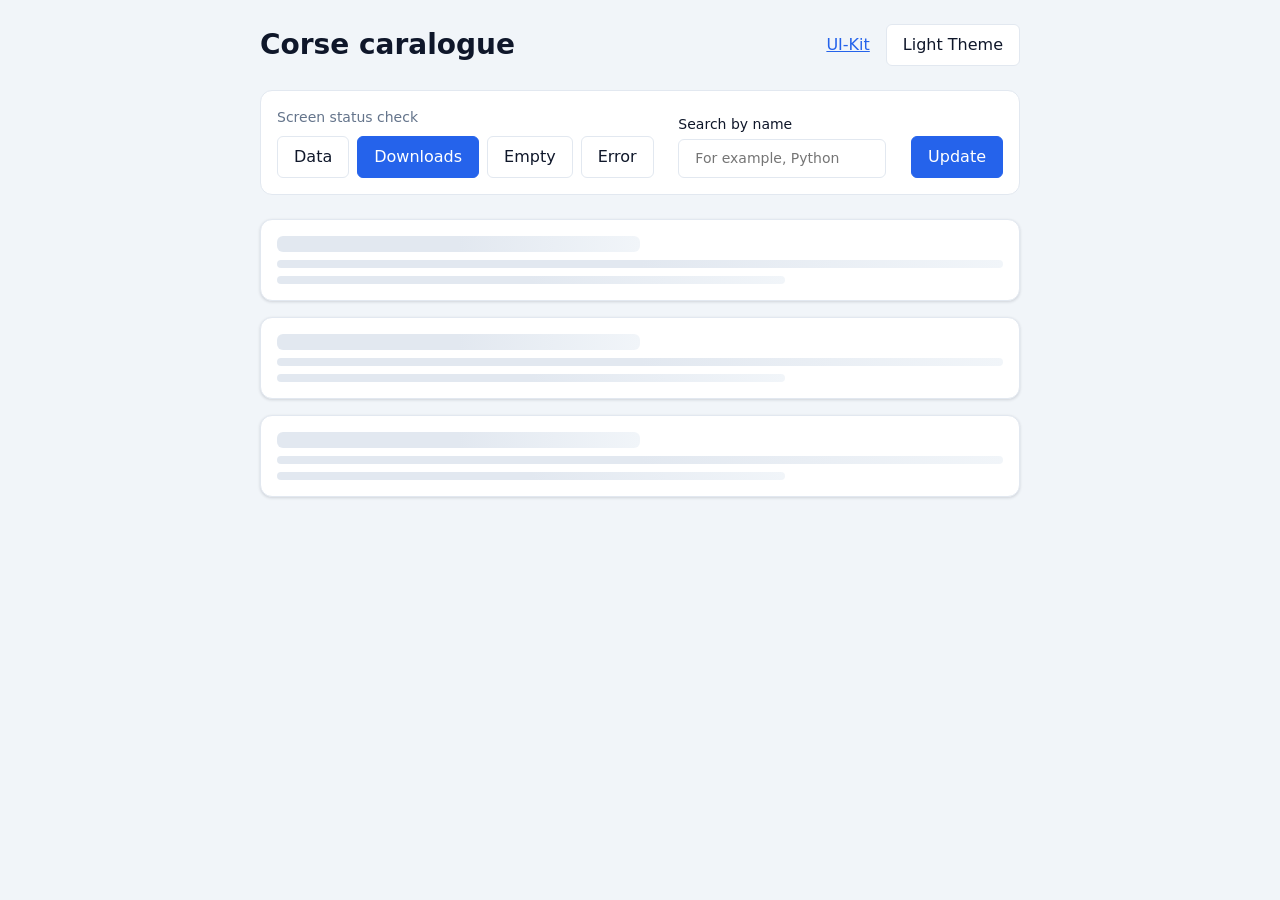
<file: index.html>
<!DOCTYPE html>
<html lang="en" data-theme="light">
<head>
  <meta charset="UTF-8">
  <meta name="viewport" content="width=device-width, initial-scale=1.0">
  <title>Практична робота №6 — Screen States</title>
  <link rel="stylesheet" href="tokens.css">
  <link rel="stylesheet" href="styles.css">
</head>
<body>
<div class="app">
  <header class="app-header">
    <h1>Corse caralogue</h1>
    <div class="app-header__actions">
      <a class="link" href="ui-kit.html">UI-Kit</a>
      <button id="theme-toggle" class="btn" type="button">Dark Theme</button>
    </div>
  </header>

  <section class="panel" aria-labelledby="switcher-title">
    <div>
      <p id="switcher-title" class="switcher-title">Screen status check</p>
      <div class="switcher">
        <button class="btn" type="button" data-set-state="content">Data</button>
        <button class="btn" type="button" data-set-state="loading">Downloads</button>
        <button class="btn" type="button" data-set-state="empty">Empty</button>
        <button class="btn" type="button" data-set-state="error">Error</button>
      </div>
    </div>
    <div class="field">
      <label for="filter">Search by name</label>
      <input id="filter" type="search" placeholder="For example, Python" autocomplete="off">
    </div>
    <button id="refresh" class="btn btn--primary" type="button">Update</button>
  </section>

  <main aria-live="polite">
    <div data-state="loading" class="skeleton-list is-hidden" aria-busy="true">
      <div class="skeleton-card"><div class="skeleton skeleton--title"></div><div class="skeleton skeleton--text"></div><div class="skeleton skeleton--text-short"></div></div>
      <div class="skeleton-card"><div class="skeleton skeleton--title"></div><div class="skeleton skeleton--text"></div><div class="skeleton skeleton--text-short"></div></div>
      <div class="skeleton-card"><div class="skeleton skeleton--title"></div><div class="skeleton skeleton--text"></div><div class="skeleton skeleton--text-short"></div></div>
    </div>

    <div data-state="content" class="is-hidden">
      <ul id="list" class="card-list"></ul>
    </div>

    <div data-state="empty" class="state-box is-hidden">
      <svg class="state-icon" viewBox="0 0 24 24" fill="none" stroke="currentColor" stroke-width="1.5" stroke-linecap="round" stroke-linejoin="round" aria-hidden="true">
        <path d="M3 13l3-8h12l3 8v6a1 1 0 0 1-1 1H4a1 1 0 0 1-1-1v-6z"/><path d="M3 13h5l1 3h6l1-3h5"/>
      </svg>
      <h2>Nothing found</h2>
      <p id="empty-text"></p>
      <button id="empty-action" class="btn btn--primary" type="button">Restore list</button>
    </div>

    <div data-state="error" class="state-box state-box--error is-hidden">
      <svg class="state-icon" viewBox="0 0 24 24" fill="none" stroke="currentColor" stroke-width="1.5" stroke-linecap="round" stroke-linejoin="round" aria-hidden="true">
        <circle cx="12" cy="12" r="9"/><path d="M12 7v6"/><path d="M12 16.5v.01"/>
      </svg>
      <h2>It's impossible to load courses</h2>
      <p>Error 503: server is temporarily. Check connection and try again</p>
      <button id="retry" class="btn btn--primary" type="button">Retry</button>
    </div>
  </main>
</div>

<template id="card-template">
  <li class="card">
    <div class="card__head">
      <h2 class="card__title"></h2>
      <button class="btn btn--danger card__delete" type="button">Delete</button>
    </div>
    <p class="card__tag"></p>
    <p class="card__text"></p>
  </li>
</template>

<script src="theme.js"></script>
<script src="app.js"></script>
</body>
</html>
</file>
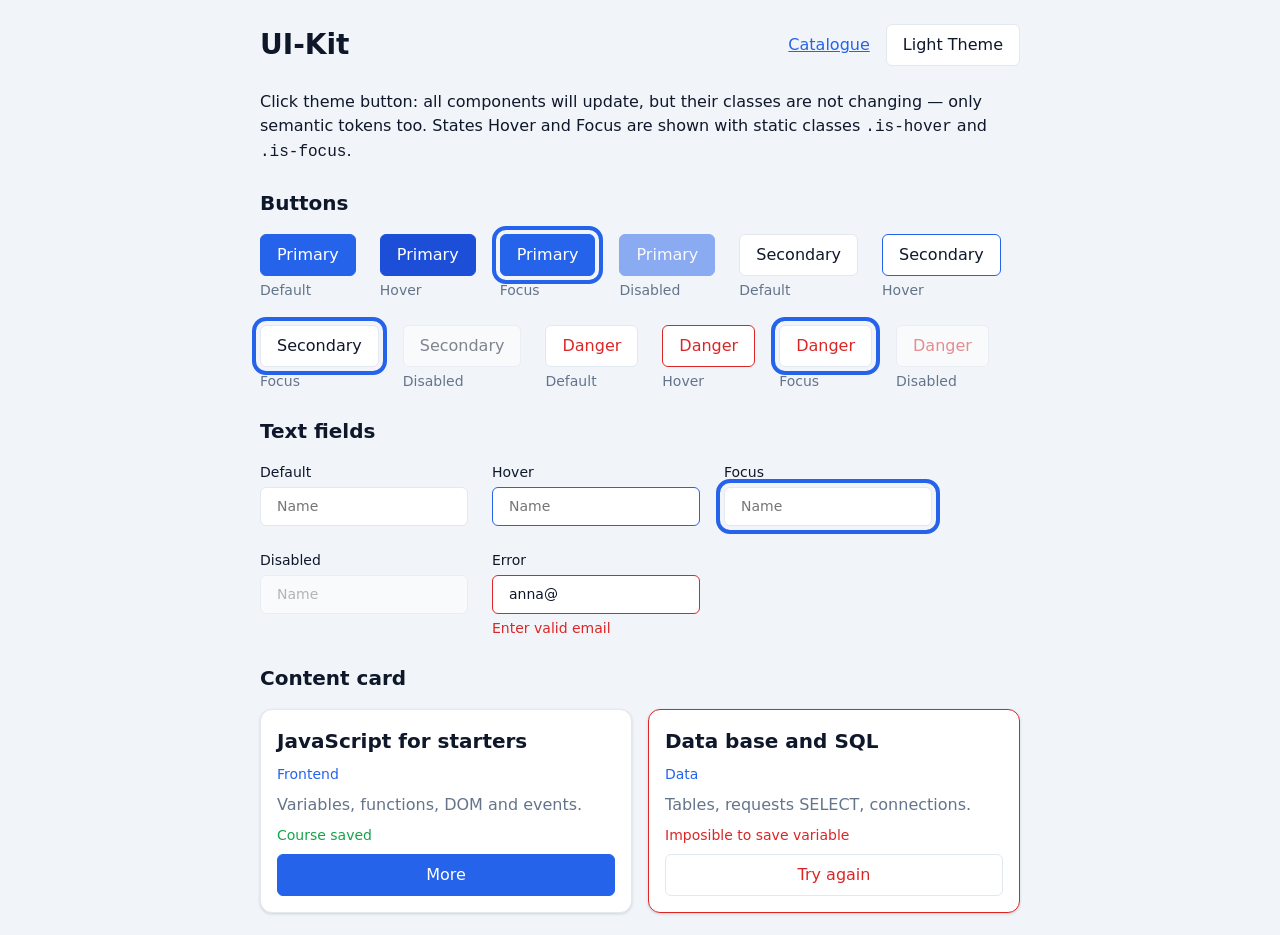
<file: ui-kit.html>
<!DOCTYPE html>
<html lang="uk" data-theme="light">
<head>
  <meta charset="UTF-8">
  <meta name="viewport" content="width=device-width, initial-scale=1.0">
  <title>UI-Kit — Lab Work №6</title>
  <link rel="stylesheet" href="tokens.css">
  <link rel="stylesheet" href="styles.css">
</head>
<body>
<div class="app">
  <header class="app-header">
    <h1>UI-Kit</h1>
    <div class="app-header__actions">
      <a class="link" href="index.html">Catalogue</a>
      <button id="theme-toggle" class="btn" type="button">Dark Theme</button>
    </div>
  </header>
  <p>Click theme button: all components will update, but their classes are not changing — only semantic tokens too. States Hover and Focus are shown with static classes <code>.is-hover</code> and <code>.is-focus</code>.</p>

  <section class="kit-section" aria-labelledby="kit-buttons">
    <h2 id="kit-buttons">Buttons</h2>
    <div class="kit-row">
        <div class="kit-cell"><button class="btn btn--primary" type="button">Primary</button><span class="kit-caption">Default</span></div>
        <div class="kit-cell"><button class="btn btn--primary is-hover" type="button">Primary</button><span class="kit-caption">Hover</span></div>
        <div class="kit-cell"><button class="btn btn--primary is-focus" type="button">Primary</button><span class="kit-caption">Focus</span></div>
        <div class="kit-cell"><button class="btn btn--primary" type="button" disabled>Primary</button><span class="kit-caption">Disabled</span></div>
        <div class="kit-cell"><button class="btn btn--secondary" type="button">Secondary</button><span class="kit-caption">Default</span></div>
        <div class="kit-cell"><button class="btn btn--secondary is-hover" type="button">Secondary</button><span class="kit-caption">Hover</span></div>
        <div class="kit-cell"><button class="btn btn--secondary is-focus" type="button">Secondary</button><span class="kit-caption">Focus</span></div>
        <div class="kit-cell"><button class="btn btn--secondary" type="button" disabled>Secondary</button><span class="kit-caption">Disabled</span></div>
        <div class="kit-cell"><button class="btn btn--danger" type="button">Danger</button><span class="kit-caption">Default</span></div>
        <div class="kit-cell"><button class="btn btn--danger is-hover" type="button">Danger</button><span class="kit-caption">Hover</span></div>
        <div class="kit-cell"><button class="btn btn--danger is-focus" type="button">Danger</button><span class="kit-caption">Focus</span></div>
        <div class="kit-cell"><button class="btn btn--danger" type="button" disabled>Danger</button><span class="kit-caption">Disabled</span></div>
    </div>
  </section>

  <section class="kit-section" aria-labelledby="kit-inputs">
    <h2 id="kit-inputs">Text fields</h2>
    <div class="kit-row">
      <div class="field"><label for="in-default">Default</label><input id="in-default" type="text" placeholder="Name"></div>
      <div class="field"><label for="in-hover">Hover</label><input id="in-hover" class="is-hover" type="text" placeholder="Name"></div>
      <div class="field"><label for="in-focus">Focus</label><input id="in-focus" class="is-focus" type="text" placeholder="Name"></div>
      <div class="field"><label for="in-disabled">Disabled</label><input id="in-disabled" type="text" placeholder="Name" disabled></div>
      <div class="field field--error">
        <label for="in-error">Error</label>
        <input id="in-error" type="email" value="anna@" aria-invalid="true" aria-describedby="in-error-msg">
        <p id="in-error-msg" class="field__error">Enter valid email</p>
      </div>
    </div>
  </section>

  <section class="kit-section" aria-labelledby="kit-cards">
    <h2 id="kit-cards">Content card</h2>
    <div class="kit-cards">
      <article class="card">
        <div class="card__head"><h3 class="card__title">JavaScript for starters</h3></div>
        <p class="card__tag">Frontend</p>
        <p class="card__text">Variables, functions, DOM and events.</p>
        <p class="status status--success">Course saved</p>
        <button class="btn btn--primary" type="button">More</button>
      </article>
      <article class="card card--error">
        <div class="card__head"><h3 class="card__title">Data base and SQL</h3></div>
        <p class="card__tag">Data</p>
        <p class="card__text">Tables, requests SELECT, connections.</p>
        <p class="status status--error">Imposible to save variable</p>
        <button class="btn btn--danger" type="button">Try again</button>
      </article>
    </div>
  </section>
</div>
<script src="theme.js"></script>
</body>
</html>
</file>
<file: tokens.css>
:root {
  --blue-400: #60a5fa;
  --blue-600: #2563eb;
  --blue-700: #1d4ed8;
  --green-400: #4ade80;
  --green-600: #16a34a;
  --red-400: #f87171;
  --red-600: #dc2626;
  --neutral-0: #ffffff;
  --neutral-100: #f1f5f9;
  --neutral-200: #e2e8f0;
  --neutral-500: #64748b;
  --neutral-700: #334155;
  --neutral-800: #1e293b;
  --neutral-900: #0f172a;

  --space-1: 4px;
  --space-2: 8px;
  --space-3: 12px;
  --space-4: 16px;
  --space-6: 24px;
  --space-12: 48px;

  --font-14: 14px;
  --font-16: 16px;
  --font-20: 20px;
  --font-28: 28px;
  --leading-tight: 1.25;
  --leading-normal: 1.5;
  --opacity-50: 0.5;
  --width-240: 240px;
  --radius-6: 6px;
  --radius-12: 12px;
  --shadow-1: 0 1px 3px rgba(15, 23, 42, 0.15);
  --line-1: 1px;
  --width-760: 760px;
  --time-150: 150ms;
  --time-1400: 1400ms;
}

:root {
  --color-bg: var(--neutral-100);
  --color-surface: var(--neutral-0);
  --color-text: var(--neutral-900);
  --color-text-muted: var(--neutral-500);
  --color-border: var(--neutral-200);
  --color-primary: var(--blue-600);
  --color-primary-hover: var(--blue-700);
  --color-on-primary: var(--neutral-0);
  --color-danger: var(--red-600);
  --color-success: var(--green-600);
  --color-focus: var(--blue-600);
  --color-skeleton: var(--neutral-200);
  --color-skeleton-shine: var(--neutral-100);

  --font-family-base: system-ui, -apple-system, "Segoe UI", sans-serif;
  --font-size-small: var(--font-14);
  --font-size-body: var(--font-16);
  --font-size-heading: var(--font-20);
  --font-size-title: var(--font-28);
  --line-height-body: var(--leading-normal);
  --line-height-heading: var(--leading-tight);
  --state-disabled-opacity: var(--opacity-50);
  --layout-card-min: var(--width-240);

  --gap-xs: var(--space-1);
  --gap-sm: var(--space-2);
  --gap-md: var(--space-4);
  --gap-lg: var(--space-6);
  --radius-control: var(--radius-6);
  --radius-surface: var(--radius-12);
  --elevation-low: var(--shadow-1);
  --border-width: var(--line-1);
  --layout-max-width: var(--width-760);
  --icon-size-lg: var(--space-12);
  --duration-fast: var(--time-150);
  --duration-shimmer: var(--time-1400);
}

[data-theme="dark"] {
  --color-bg: var(--neutral-900);
  --color-surface: var(--neutral-800);
  --color-text: var(--neutral-100);
  --color-text-muted: var(--neutral-200);
  --color-border: var(--neutral-700);
  --color-primary: var(--blue-400);
  --color-primary-hover: var(--blue-600);
  --color-on-primary: var(--neutral-900);
  --color-danger: var(--red-400);
  --color-success: var(--green-400);
  --color-focus: var(--blue-400);
  --color-skeleton: var(--neutral-700);
  --color-skeleton-shine: var(--neutral-800);
}

:root {
  --btn-padding: var(--gap-sm) var(--gap-md);
  --btn-radius: var(--radius-control);
  --btn-primary-bg: var(--color-primary);
  --btn-primary-bg-hover: var(--color-primary-hover);
  --btn-primary-color: var(--color-on-primary);
  --btn-secondary-bg: var(--color-surface);
  --btn-secondary-color: var(--color-text);
  --btn-secondary-border: var(--color-border);
  --btn-danger-color: var(--color-danger);

  --input-bg: var(--color-surface);
  --input-border: var(--color-border);
  --input-border-hover: var(--color-primary);
  --input-border-error: var(--color-danger);
  --input-radius: var(--radius-control);
  --input-padding: var(--gap-sm) var(--gap-md);

  --card-bg: var(--color-surface);
  --card-border: var(--color-border);
  --card-border-error: var(--color-danger);
  --card-radius: var(--radius-surface);
  --card-padding: var(--gap-md);
  --card-shadow: var(--elevation-low);

  --skeleton-bg: var(--color-skeleton);
  --skeleton-shine: var(--color-skeleton-shine);
  --skeleton-title-height: var(--gap-md);
  --skeleton-text-height: var(--gap-sm);
}
</file>
<file: styles.css>
*, *::before, *::after { 
  box-sizing: border-box; 
}

body {
  margin: 0;
  padding: var(--gap-lg);
  background: var(--color-bg);
  color: var(--color-text);
  font-family: var(--font-family-base);
  font-size: var(--font-size-body);
  line-height: var(--line-height-body);
}
.app { 
  max-width: var(--layout-max-width);
  margin: 0 auto; 
  display: grid; 
  gap: var(--gap-lg); 
}
.app-header__actions { 
  display: flex; 
  align-items: center; 
  gap: var(--gap-md); 
}
.link { 
  color: var(--color-primary); 
}
.app-header { 
  display: flex; 
  justify-content: space-between; 
  align-items: center; 
  gap: var(--gap-md); 
}
h1 { 
  margin: 0; 
  font-size: var(--font-size-title); 
}
h2 { 
  margin: 0; 
  font-size: var(--font-size-heading); 
}
p { 
  margin: 0; 
}

.is-hidden { 
  display: none !important; 
}


.btn {
  padding: var(--btn-padding);
  border: var(--border-width) solid var(--btn-secondary-border);
  border-radius: var(--btn-radius);
  background: var(--btn-secondary-bg);
  color: var(--btn-secondary-color);
  font: inherit;
  cursor: pointer;
  transition: background var(--duration-fast), border-color var(--duration-fast);
}
.btn:hover:not(:disabled), .btn.is-hover { 
  border-color: var(--btn-primary-bg); 
}
.btn:focus-visible, .btn.is-focus, .field input:focus-visible, .field input.is-focus {
  outline: var(--gap-xs) solid var(--color-focus);
  outline-offset: var(--gap-xs);
}
.btn--primary { 
  background: var(--btn-primary-bg); 
  border-color: var(--btn-primary-bg); 
  color: var(--btn-primary-color); 
}
.btn--primary:hover:not(:disabled), .btn--primary.is-hover { 
  background: var(--btn-primary-bg-hover); 
  border-color: var(--btn-primary-bg-hover); 
}
.btn--danger { 
  color: var(--btn-danger-color); 
}
.btn--danger:hover:not(:disabled), .btn--danger.is-hover { 
  border-color: var(--btn-danger-color); 
}
.btn[aria-pressed="true"] { 
  background: var(--btn-primary-bg); 
  border-color: var(--btn-primary-bg);
  color: var(--btn-primary-color); 
}
.btn:disabled { 
  opacity: var(--state-disabled-opacity); 
  cursor: not-allowed; 
}

.panel {
  display: flex; 
  flex-wrap: wrap; 
  align-items: end; 
  justify-content: space-between; 
  gap: var(--gap-md);
  padding: var(--card-padding);
  background: var(--card-bg);
  border: var(--border-width) solid var(--card-border);
  border-radius: var(--card-radius);
}
.switcher { 
  display: flex; flex-wrap: wrap; gap: var(--gap-sm); 
}
.switcher-title { 
  margin-bottom: var(--gap-sm); 
  color: var(--color-text-muted); 
  font-size: var(--font-size-small); 
}
.field { 
  display: grid; 
  gap: var(--gap-xs); 
  font-size: var(--font-size-small); 
}
.field input {
  padding: var(--input-padding);
  background: var(--input-bg);
  color: var(--color-text);
  border: var(--border-width) solid var(--input-border);
  border-radius: var(--input-radius);
  font: inherit;
}
.field input:hover:not(:disabled), .field input.is-hover { 
  border-color: var(--input-border-hover); 
}
.field input:disabled { 
  opacity: var(--state-disabled-opacity); 
  cursor: not-allowed; }
.field--error input, .field--error input:hover { 
  border-color: var(--input-border-error); 
}
.field__error { 
  margin: 0; color: var(--color-danger); 
}

.card-list { 
  list-style: none; 
  margin: 0; 
  padding: 0; 
  display: grid; 
  gap: var(--gap-md); 
}
.card, .skeleton-card {
  display: grid; gap: var(--gap-sm);
  padding: var(--card-padding);
  background: var(--card-bg);
  border: var(--border-width) solid var(--card-border);
  border-radius: var(--card-radius);
  box-shadow: var(--card-shadow);
}
.card__head { 
  display: flex; 
  justify-content: space-between; 
  align-items: start; 
  gap: var(--gap-md); }
.card__title { 
  margin: 0; 
  font-size: var(--font-size-heading); 
}
.card__tag { 
  color: var(--color-primary); 
  font-size: var(--font-size-small); 
}
.card__text { 
  color: var(--color-text-muted); 
}
.card--error { 
  border-color: var(--card-border-error); 
}
.status { 
  margin: 0; 
  font-size: var(--font-size-small); 
}
.status--success { 
  color: var(--color-success); 
}
.status--error { 
  color: var(--color-danger); 
}

.skeleton-list { 
  display: grid; 
  gap: var(--gap-md); 
}
.skeleton {
  border-radius: var(--radius-control);
  background: linear-gradient(90deg, var(--skeleton-bg) 25%, var(--skeleton-shine) 50%, var(--skeleton-bg) 75%);
  background-size: 200% 100%;
  animation: shimmer var(--duration-shimmer) linear infinite;
}
.skeleton--title { 
  height: var(--skeleton-title-height); 
  width: 50%; 
}
.skeleton--text { 
  height: var(--skeleton-text-height); 
  width: 100%; 
}
.skeleton--text-short { 
  height: var(--skeleton-text-height); 
  width: 70%; }
@keyframes shimmer {
  from { background-position: 200% 0; }
  to { background-position: -200% 0; }
}
@media (prefers-reduced-motion: reduce) { 
  .skeleton { animation: none; } 
}

.state-box {
  display: grid; 
  justify-items: center; 
  gap: var(--gap-md);
  padding: var(--gap-lg);
  text-align: center;
  background: var(--card-bg);
  border: var(--border-width) dashed var(--card-border);
  border-radius: var(--card-radius);
}
.state-icon { 
  width: var(--icon-size-lg); 
  height: var(--icon-size-lg); 
  color: var(--color-text-muted); }

.state-box--error .state-icon, .state-box--error h2 { 
  color: var(--color-danger); 
}
.state-box p { 
  color: var(--color-text-muted); 
}

.kit-section { 
  display: grid; 
  gap: var(--gap-md); 
}
.kit-row { 
  display: flex; 
  flex-wrap: wrap; 
  align-items: start; 
  gap: var(--gap-lg); 
}
.kit-cell { 
  display: grid; 
  gap: var(--gap-xs); 
  justify-items: start; 
}
.kit-caption { 
  color: var(--color-text-muted); 
  font-size: var(--font-size-small); 
}
.kit-cards { 
  display: grid; 
  grid-template-columns: repeat(auto-fit, minmax(var(--layout-card-min), 1fr)); 
  gap: var(--gap-md); 
}
</file>
